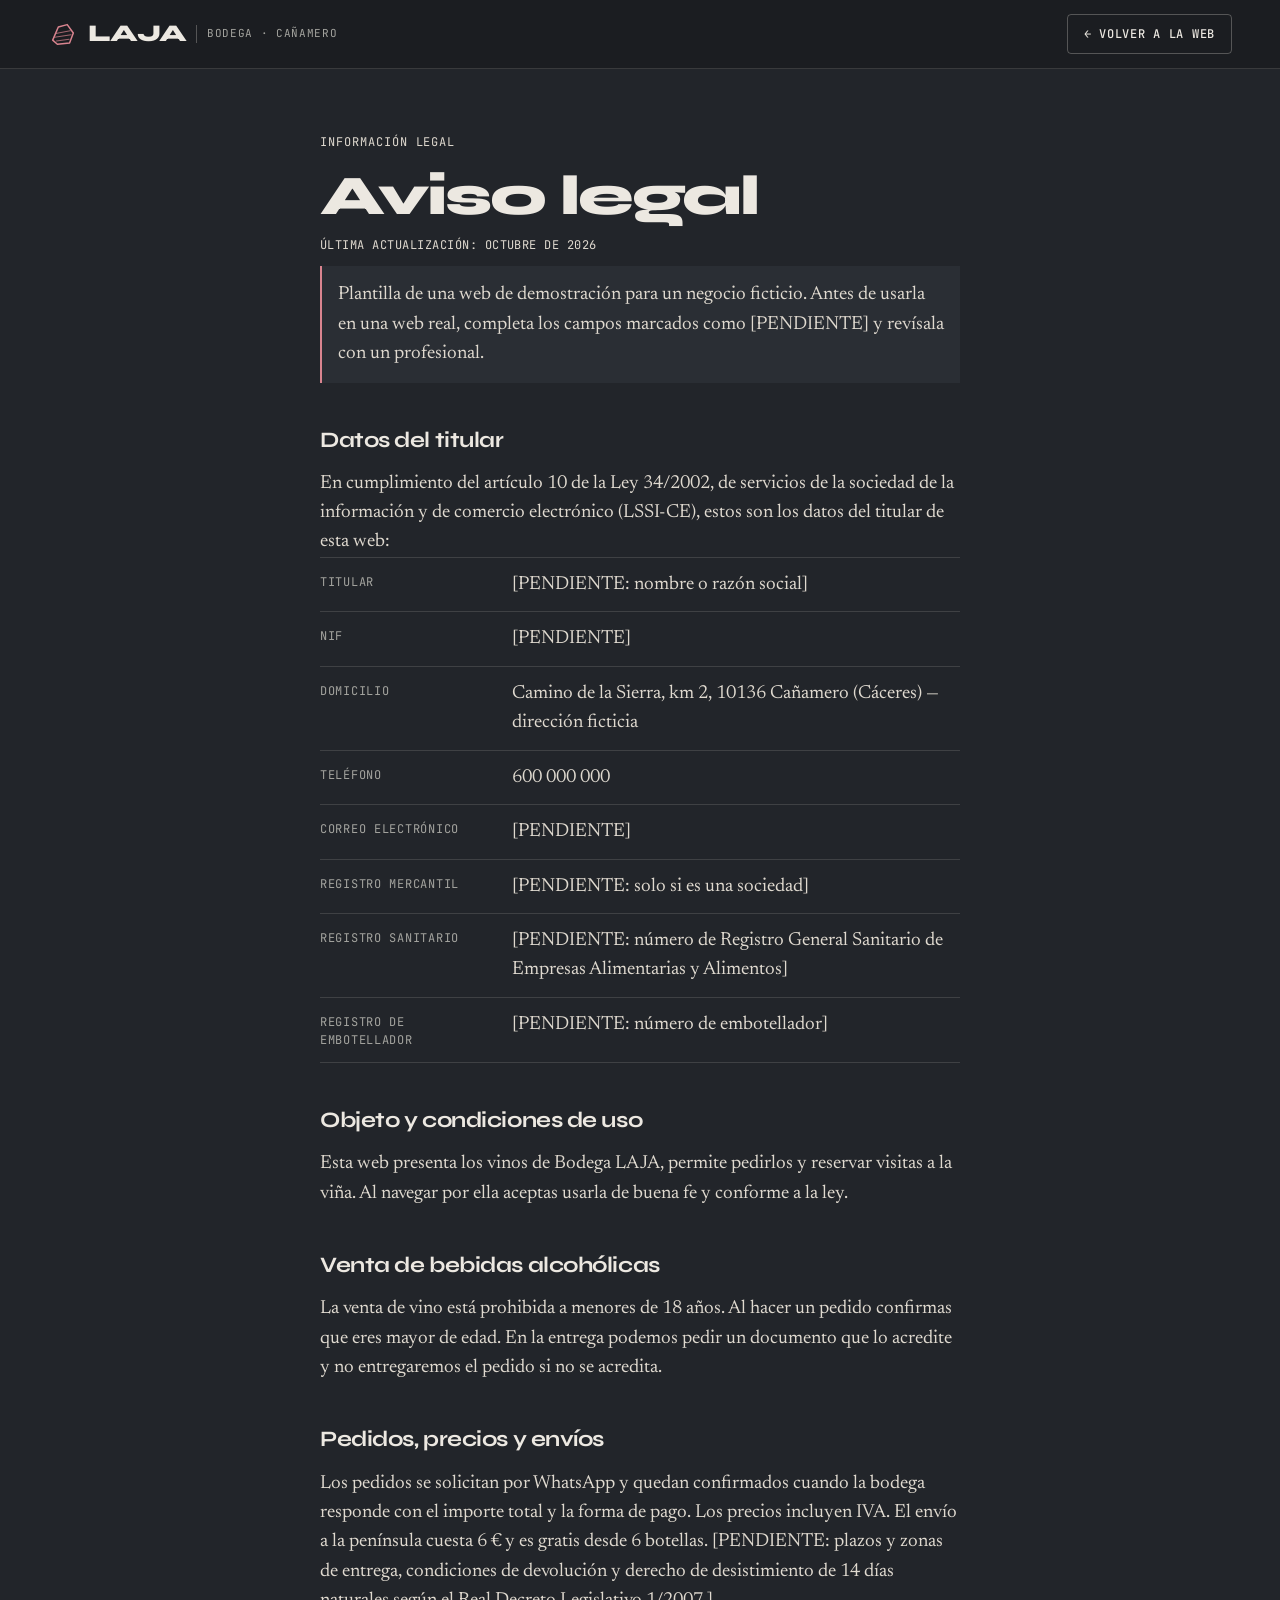
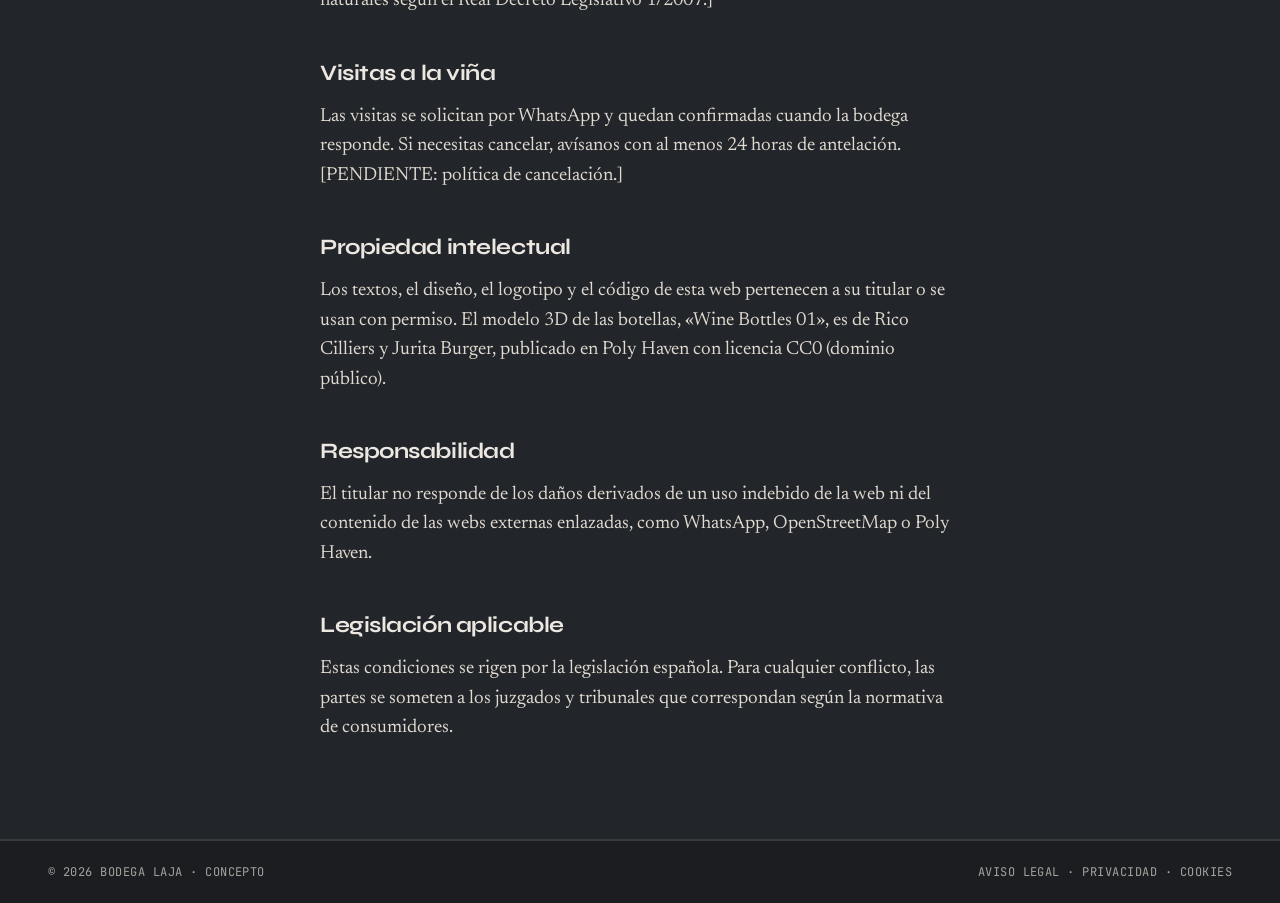
<file: aviso-legal.html>
<!doctype html>
<html lang="es">
<head>
  <meta charset="utf-8">
  <meta name="viewport" content="width=device-width, initial-scale=1">
  <title>Aviso legal — Bodega LAJA</title>
  <meta name="robots" content="noindex">
  <meta name="theme-color" content="#22252A">
  <link rel="icon" href="favicon.svg" type="image/svg+xml">
  <link rel="preconnect" href="https://fonts.googleapis.com">
  <link rel="preconnect" href="https://fonts.gstatic.com" crossorigin>
  <link rel="stylesheet" href="https://fonts.googleapis.com/css2?family=JetBrains+Mono:wght@400;500&family=Newsreader:ital,opsz,wght@0,6..72,300;0,6..72,400;0,6..72,500;1,6..72,300;1,6..72,400&family=Syne:wght@700;800&display=swap">
  <link rel="stylesheet" href="style.css">
</head>
<body class="legal-page">
  <svg class="sprite" aria-hidden="true" focusable="false">
    <symbol id="i-laja" viewBox="0 0 32 32"><path d="M5 22.5L11 8.5l9.5-2.5 6.5 9-4 10.5-13 1.5z" fill="none" stroke="currentColor" stroke-width="1.6" stroke-linejoin="round"/><path d="M8.2 15.5l15.5-3M7 19.5l17.6-2.8M9 23.5l13.5-1.8" fill="none" stroke="currentColor" stroke-width="1.1" stroke-linecap="round" opacity=".7"/></symbol>
  </svg>
  <header class="site-header">
    <div class="wrap site-header__inner">
      <a class="logo" href="index.html" aria-label="Bodega LAJA, volver a la web">
        <svg class="logo__mark" aria-hidden="true"><use href="#i-laja"/></svg>
        <span class="logo__word">LAJA</span>
        <span class="logo__sub">Bodega · Cañamero</span>
      </a>
      <a class="btn btn--ghost btn--small" href="index.html">← Volver a la web</a>
    </div>
  </header>
  <main class="legal-doc" id="contenido">
    <p class="eyebrow">Información legal</p>
    <h1>Aviso legal</h1>
    <p class="legal-updated mono">Última actualización: octubre de 2026</p>
    <p class="legal-note">Plantilla de una web de demostración para un negocio ficticio. Antes de usarla en una web real, completa los campos marcados como [PENDIENTE] y revísala con un profesional.</p>

    <h2>Datos del titular</h2>
    <p>En cumplimiento del artículo 10 de la Ley 34/2002, de servicios de la sociedad de la información y de comercio electrónico (LSSI-CE), estos son los datos del titular de esta web:</p>
    <dl>
      <div><dt>Titular</dt><dd>[PENDIENTE: nombre o razón social]</dd></div>
      <div><dt>NIF</dt><dd>[PENDIENTE]</dd></div>
      <div><dt>Domicilio</dt><dd>Camino de la Sierra, km 2, 10136 Cañamero (Cáceres) — dirección ficticia</dd></div>
      <div><dt>Teléfono</dt><dd>600 000 000</dd></div>
      <div><dt>Correo electrónico</dt><dd>[PENDIENTE]</dd></div>
      <div><dt>Registro Mercantil</dt><dd>[PENDIENTE: solo si es una sociedad]</dd></div>
      <div><dt>Registro sanitario</dt><dd>[PENDIENTE: número de Registro General Sanitario de Empresas Alimentarias y Alimentos]</dd></div>
      <div><dt>Registro de embotellador</dt><dd>[PENDIENTE: número de embotellador]</dd></div>
    </dl>

    <h2>Objeto y condiciones de uso</h2>
    <p>Esta web presenta los vinos de Bodega LAJA, permite pedirlos y reservar visitas a la viña. Al navegar por ella aceptas usarla de buena fe y conforme a la ley.</p>

    <h2>Venta de bebidas alcohólicas</h2>
    <p>La venta de vino está prohibida a menores de 18 años. Al hacer un pedido confirmas que eres mayor de edad. En la entrega podemos pedir un documento que lo acredite y no entregaremos el pedido si no se acredita.</p>

    <h2>Pedidos, precios y envíos</h2>
    <p>Los pedidos se solicitan por WhatsApp y quedan confirmados cuando la bodega responde con el importe total y la forma de pago. Los precios incluyen IVA. El envío a la península cuesta 6 € y es gratis desde 6 botellas. [PENDIENTE: plazos y zonas de entrega, condiciones de devolución y derecho de desistimiento de 14 días naturales según el Real Decreto Legislativo 1/2007.]</p>

    <h2>Visitas a la viña</h2>
    <p>Las visitas se solicitan por WhatsApp y quedan confirmadas cuando la bodega responde. Si necesitas cancelar, avísanos con al menos 24 horas de antelación. [PENDIENTE: política de cancelación.]</p>

    <h2>Propiedad intelectual</h2>
    <p>Los textos, el diseño, el logotipo y el código de esta web pertenecen a su titular o se usan con permiso. El modelo 3D de las botellas, «Wine Bottles 01», es de Rico Cilliers y Jurita Burger, publicado en Poly Haven con licencia CC0 (dominio público).</p>

    <h2>Responsabilidad</h2>
    <p>El titular no responde de los daños derivados de un uso indebido de la web ni del contenido de las webs externas enlazadas, como WhatsApp, OpenStreetMap o Poly Haven.</p>

    <h2>Legislación aplicable</h2>
    <p>Estas condiciones se rigen por la legislación española. Para cualquier conflicto, las partes se someten a los juzgados y tribunales que correspondan según la normativa de consumidores.</p>
  </main>
  <footer class="site-footer">
    <div class="wrap site-footer__bottom mono">
      <p>© 2026 Bodega LAJA · Concepto</p>
      <p><a href="aviso-legal.html">Aviso legal</a> · <a href="privacidad.html">Privacidad</a> · <a href="cookies.html">Cookies</a></p>
    </div>
  </footer>
</body>
</html>
</file>
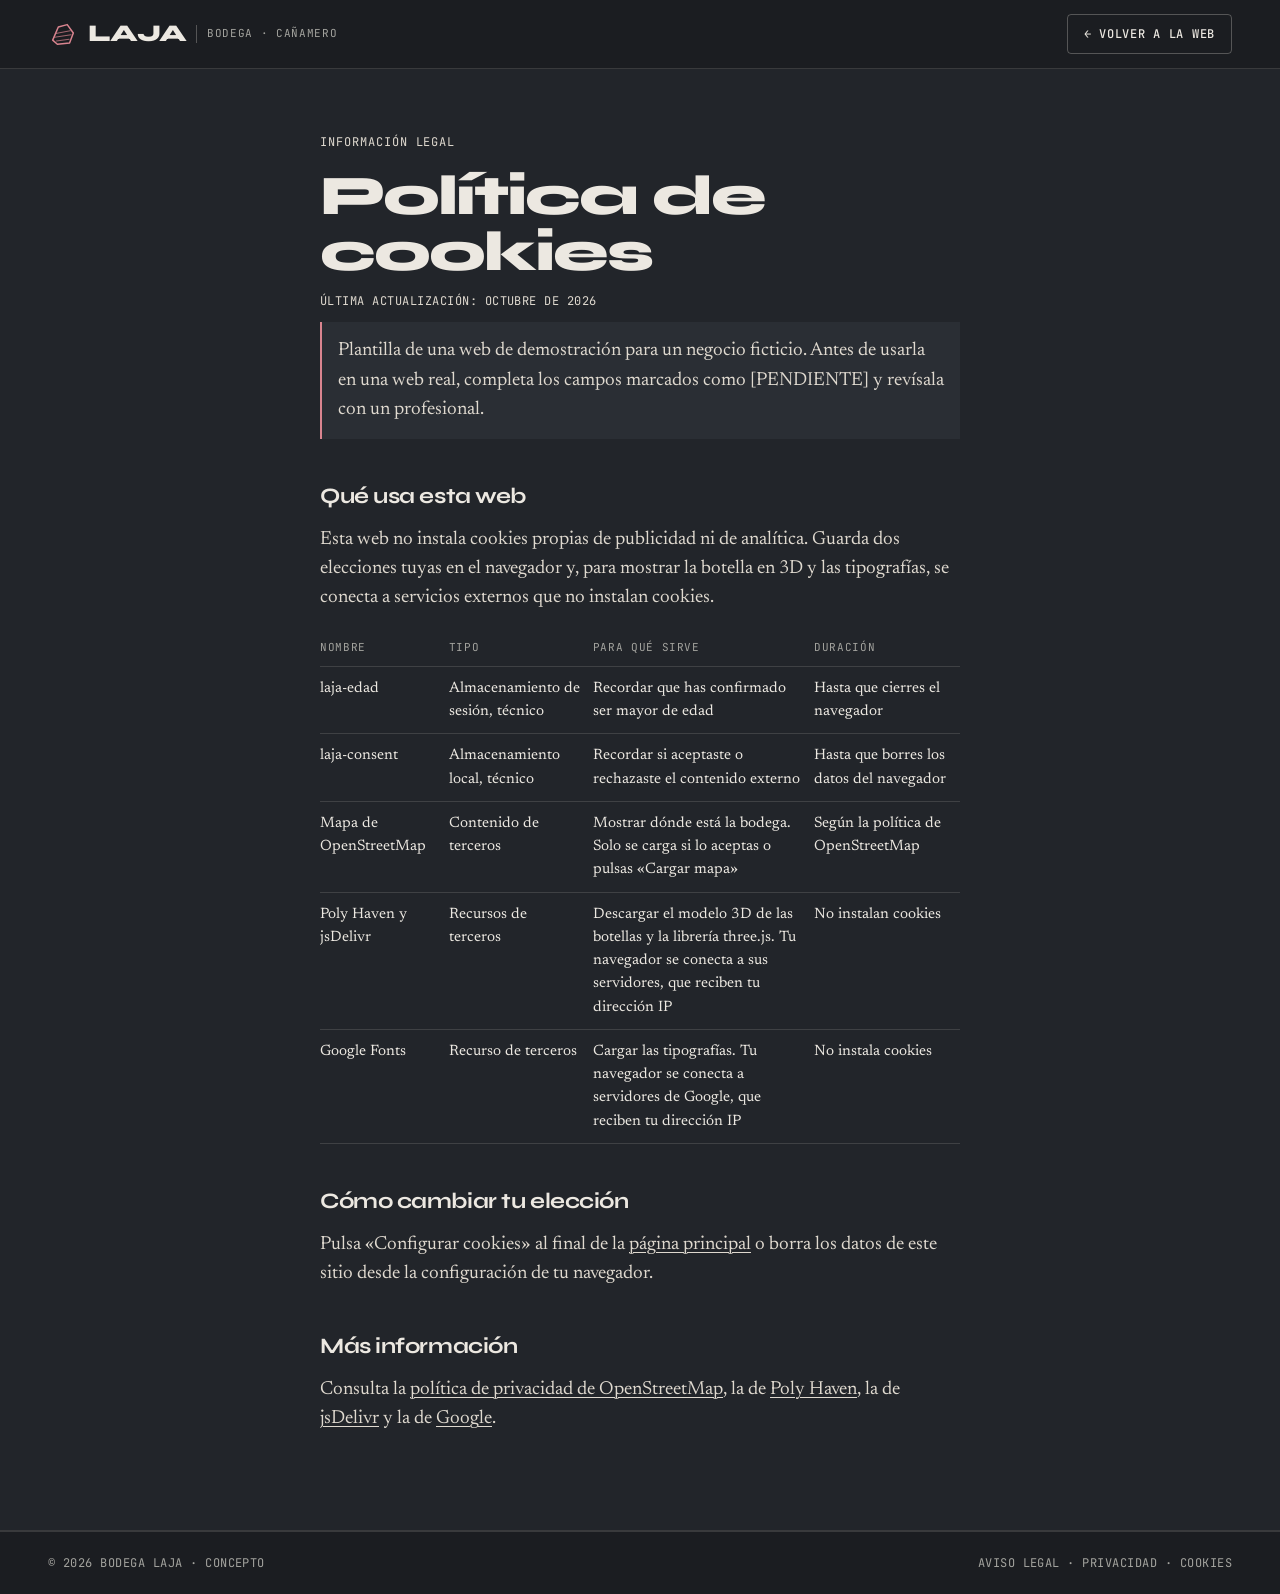
<file: cookies.html>
<!doctype html>
<html lang="es">
<head>
  <meta charset="utf-8">
  <meta name="viewport" content="width=device-width, initial-scale=1">
  <title>Política de cookies — Bodega LAJA</title>
  <meta name="robots" content="noindex">
  <meta name="theme-color" content="#22252A">
  <link rel="icon" href="favicon.svg" type="image/svg+xml">
  <link rel="preconnect" href="https://fonts.googleapis.com">
  <link rel="preconnect" href="https://fonts.gstatic.com" crossorigin>
  <link rel="stylesheet" href="https://fonts.googleapis.com/css2?family=JetBrains+Mono:wght@400;500&family=Newsreader:ital,opsz,wght@0,6..72,300;0,6..72,400;0,6..72,500;1,6..72,300;1,6..72,400&family=Syne:wght@700;800&display=swap">
  <link rel="stylesheet" href="style.css">
</head>
<body class="legal-page">
  <svg class="sprite" aria-hidden="true" focusable="false">
    <symbol id="i-laja" viewBox="0 0 32 32"><path d="M5 22.5L11 8.5l9.5-2.5 6.5 9-4 10.5-13 1.5z" fill="none" stroke="currentColor" stroke-width="1.6" stroke-linejoin="round"/><path d="M8.2 15.5l15.5-3M7 19.5l17.6-2.8M9 23.5l13.5-1.8" fill="none" stroke="currentColor" stroke-width="1.1" stroke-linecap="round" opacity=".7"/></symbol>
  </svg>
  <header class="site-header">
    <div class="wrap site-header__inner">
      <a class="logo" href="index.html" aria-label="Bodega LAJA, volver a la web">
        <svg class="logo__mark" aria-hidden="true"><use href="#i-laja"/></svg>
        <span class="logo__word">LAJA</span>
        <span class="logo__sub">Bodega · Cañamero</span>
      </a>
      <a class="btn btn--ghost btn--small" href="index.html">← Volver a la web</a>
    </div>
  </header>
  <main class="legal-doc" id="contenido">
    <p class="eyebrow">Información legal</p>
    <h1>Política de cookies</h1>
    <p class="legal-updated mono">Última actualización: octubre de 2026</p>
    <p class="legal-note">Plantilla de una web de demostración para un negocio ficticio. Antes de usarla en una web real, completa los campos marcados como [PENDIENTE] y revísala con un profesional.</p>

    <h2>Qué usa esta web</h2>
    <p>Esta web no instala cookies propias de publicidad ni de analítica. Guarda dos elecciones tuyas en el navegador y, para mostrar la botella en 3D y las tipografías, se conecta a servicios externos que no instalan cookies.</p>
    <table>
      <thead>
        <tr><th scope="col">Nombre</th><th scope="col">Tipo</th><th scope="col">Para qué sirve</th><th scope="col">Duración</th></tr>
      </thead>
      <tbody>
        <tr><td>laja-edad</td><td>Almacenamiento de sesión, técnico</td><td>Recordar que has confirmado ser mayor de edad</td><td>Hasta que cierres el navegador</td></tr>
        <tr><td>laja-consent</td><td>Almacenamiento local, técnico</td><td>Recordar si aceptaste o rechazaste el contenido externo</td><td>Hasta que borres los datos del navegador</td></tr>
        <tr><td>Mapa de OpenStreetMap</td><td>Contenido de terceros</td><td>Mostrar dónde está la bodega. Solo se carga si lo aceptas o pulsas «Cargar mapa»</td><td>Según la política de OpenStreetMap</td></tr>
        <tr><td>Poly Haven y jsDelivr</td><td>Recursos de terceros</td><td>Descargar el modelo 3D de las botellas y la librería three.js. Tu navegador se conecta a sus servidores, que reciben tu dirección IP</td><td>No instalan cookies</td></tr>
        <tr><td>Google Fonts</td><td>Recurso de terceros</td><td>Cargar las tipografías. Tu navegador se conecta a servidores de Google, que reciben tu dirección IP</td><td>No instala cookies</td></tr>
      </tbody>
    </table>

    <h2>Cómo cambiar tu elección</h2>
    <p>Pulsa «Configurar cookies» al final de la <a href="index.html">página principal</a> o borra los datos de este sitio desde la configuración de tu navegador.</p>

    <h2>Más información</h2>
    <p>Consulta la <a href="https://wiki.osmfoundation.org/wiki/Privacy_Policy" target="_blank" rel="noopener">política de privacidad de OpenStreetMap</a>, la de <a href="https://polyhaven.com/privacy" target="_blank" rel="noopener">Poly Haven</a>, la de <a href="https://www.jsdelivr.com/terms/privacy-policy-jsdelivr-net" target="_blank" rel="noopener">jsDelivr</a> y la de <a href="https://policies.google.com/privacy" target="_blank" rel="noopener">Google</a>.</p>
  </main>
  <footer class="site-footer">
    <div class="wrap site-footer__bottom mono">
      <p>© 2026 Bodega LAJA · Concepto</p>
      <p><a href="aviso-legal.html">Aviso legal</a> · <a href="privacidad.html">Privacidad</a> · <a href="cookies.html">Cookies</a></p>
    </div>
  </footer>
</body>
</html>
</file>
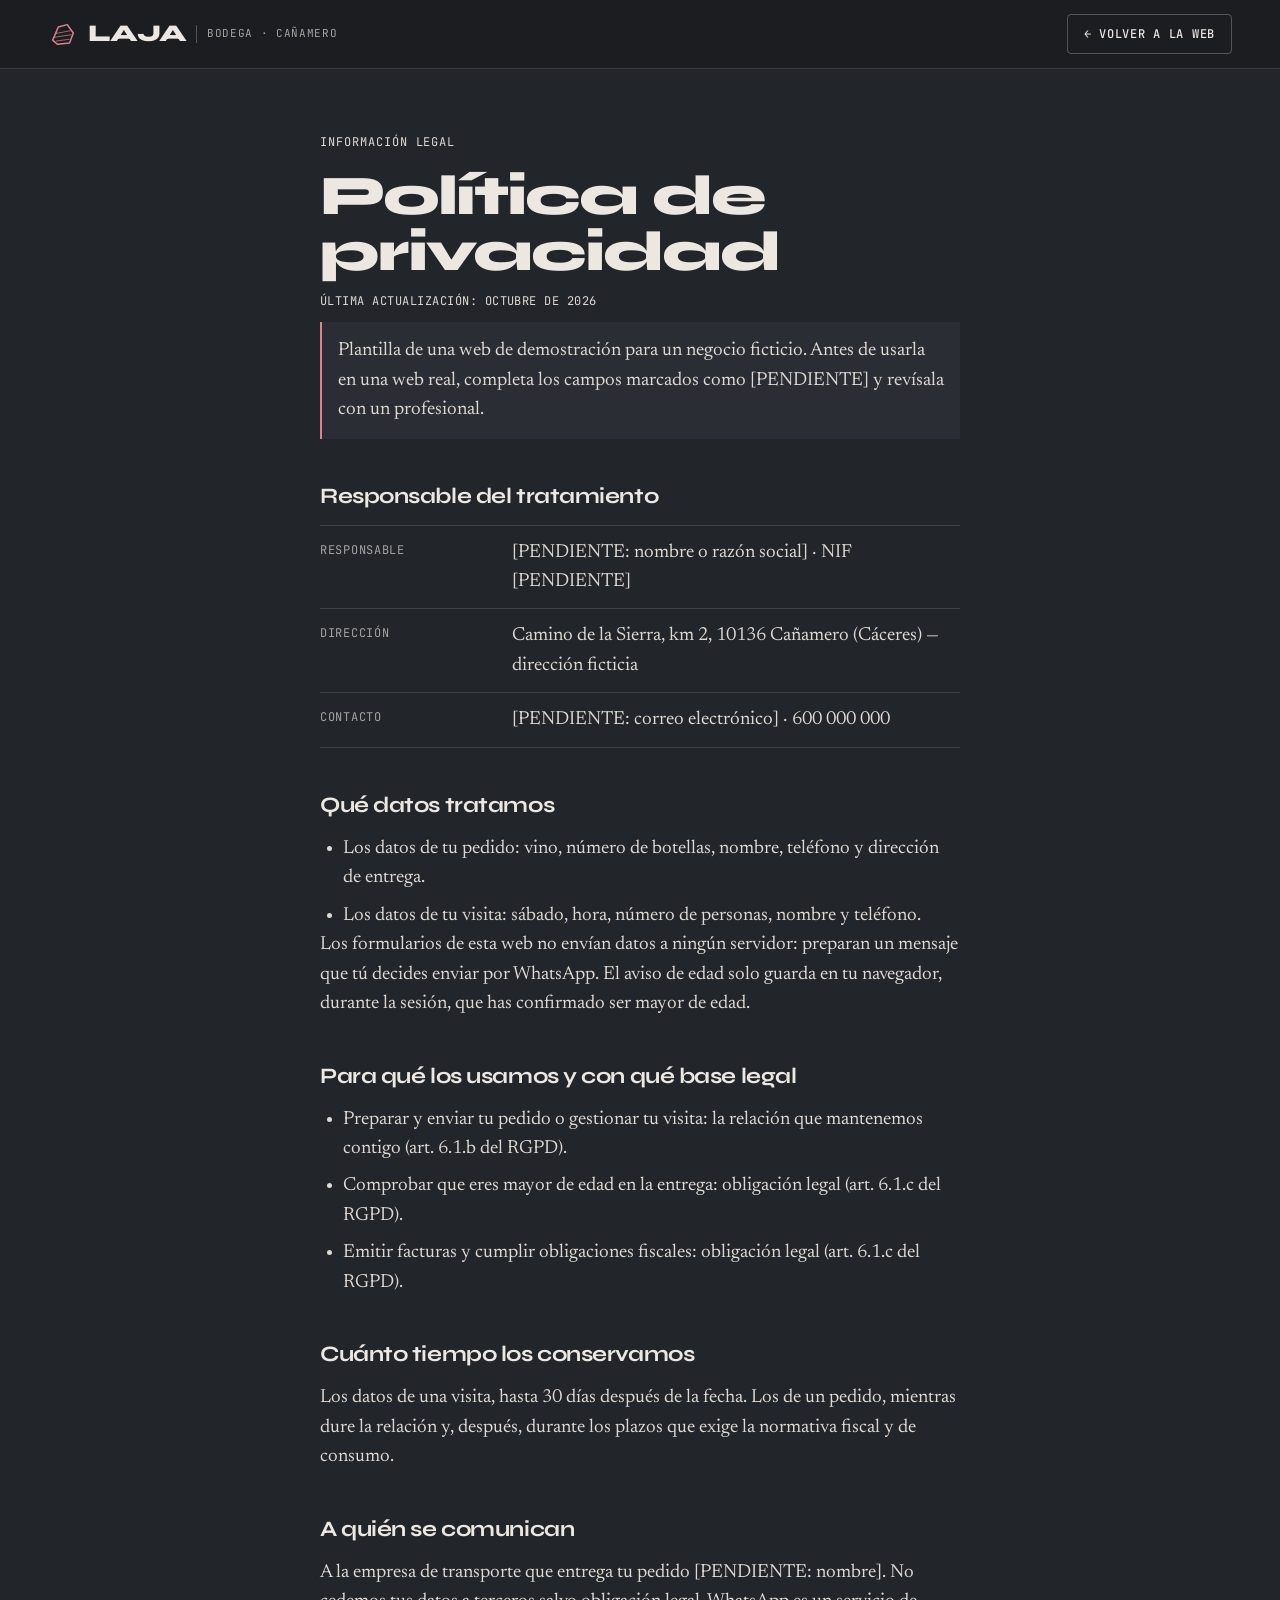
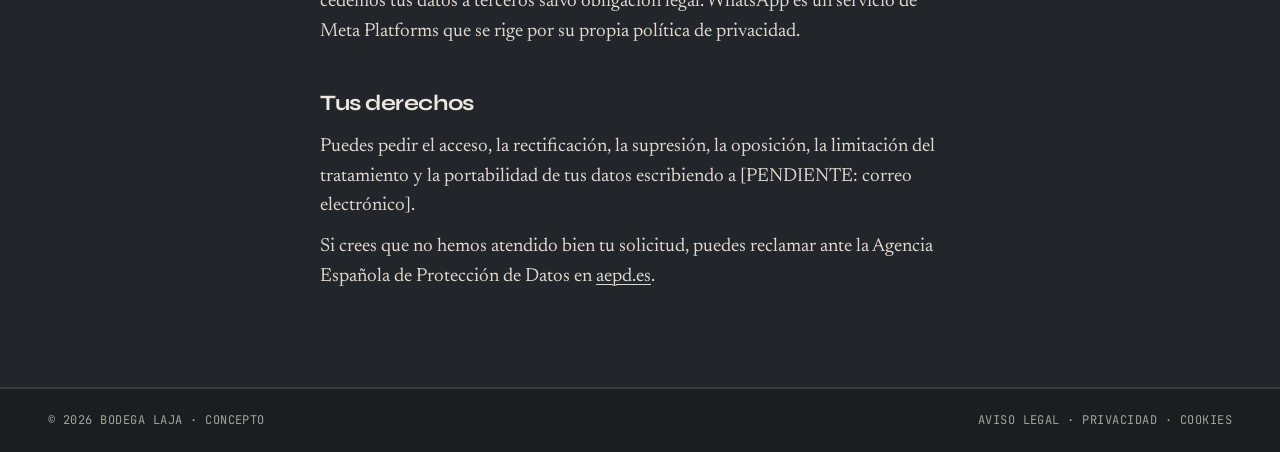
<file: privacidad.html>
<!doctype html>
<html lang="es">
<head>
  <meta charset="utf-8">
  <meta name="viewport" content="width=device-width, initial-scale=1">
  <title>Política de privacidad — Bodega LAJA</title>
  <meta name="robots" content="noindex">
  <meta name="theme-color" content="#22252A">
  <link rel="icon" href="favicon.svg" type="image/svg+xml">
  <link rel="preconnect" href="https://fonts.googleapis.com">
  <link rel="preconnect" href="https://fonts.gstatic.com" crossorigin>
  <link rel="stylesheet" href="https://fonts.googleapis.com/css2?family=JetBrains+Mono:wght@400;500&family=Newsreader:ital,opsz,wght@0,6..72,300;0,6..72,400;0,6..72,500;1,6..72,300;1,6..72,400&family=Syne:wght@700;800&display=swap">
  <link rel="stylesheet" href="style.css">
</head>
<body class="legal-page">
  <svg class="sprite" aria-hidden="true" focusable="false">
    <symbol id="i-laja" viewBox="0 0 32 32"><path d="M5 22.5L11 8.5l9.5-2.5 6.5 9-4 10.5-13 1.5z" fill="none" stroke="currentColor" stroke-width="1.6" stroke-linejoin="round"/><path d="M8.2 15.5l15.5-3M7 19.5l17.6-2.8M9 23.5l13.5-1.8" fill="none" stroke="currentColor" stroke-width="1.1" stroke-linecap="round" opacity=".7"/></symbol>
  </svg>
  <header class="site-header">
    <div class="wrap site-header__inner">
      <a class="logo" href="index.html" aria-label="Bodega LAJA, volver a la web">
        <svg class="logo__mark" aria-hidden="true"><use href="#i-laja"/></svg>
        <span class="logo__word">LAJA</span>
        <span class="logo__sub">Bodega · Cañamero</span>
      </a>
      <a class="btn btn--ghost btn--small" href="index.html">← Volver a la web</a>
    </div>
  </header>
  <main class="legal-doc" id="contenido">
    <p class="eyebrow">Información legal</p>
    <h1>Política de privacidad</h1>
    <p class="legal-updated mono">Última actualización: octubre de 2026</p>
    <p class="legal-note">Plantilla de una web de demostración para un negocio ficticio. Antes de usarla en una web real, completa los campos marcados como [PENDIENTE] y revísala con un profesional.</p>

    <h2>Responsable del tratamiento</h2>
    <dl>
      <div><dt>Responsable</dt><dd>[PENDIENTE: nombre o razón social] · NIF [PENDIENTE]</dd></div>
      <div><dt>Dirección</dt><dd>Camino de la Sierra, km 2, 10136 Cañamero (Cáceres) — dirección ficticia</dd></div>
      <div><dt>Contacto</dt><dd>[PENDIENTE: correo electrónico] · 600 000 000</dd></div>
    </dl>

    <h2>Qué datos tratamos</h2>
    <ul>
      <li>Los datos de tu pedido: vino, número de botellas, nombre, teléfono y dirección de entrega.</li>
      <li>Los datos de tu visita: sábado, hora, número de personas, nombre y teléfono.</li>
    </ul>
    <p>Los formularios de esta web no envían datos a ningún servidor: preparan un mensaje que tú decides enviar por WhatsApp. El aviso de edad solo guarda en tu navegador, durante la sesión, que has confirmado ser mayor de edad.</p>

    <h2>Para qué los usamos y con qué base legal</h2>
    <ul>
      <li>Preparar y enviar tu pedido o gestionar tu visita: la relación que mantenemos contigo (art. 6.1.b del RGPD).</li>
      <li>Comprobar que eres mayor de edad en la entrega: obligación legal (art. 6.1.c del RGPD).</li>
      <li>Emitir facturas y cumplir obligaciones fiscales: obligación legal (art. 6.1.c del RGPD).</li>
    </ul>

    <h2>Cuánto tiempo los conservamos</h2>
    <p>Los datos de una visita, hasta 30 días después de la fecha. Los de un pedido, mientras dure la relación y, después, durante los plazos que exige la normativa fiscal y de consumo.</p>

    <h2>A quién se comunican</h2>
    <p>A la empresa de transporte que entrega tu pedido [PENDIENTE: nombre]. No cedemos tus datos a terceros salvo obligación legal. WhatsApp es un servicio de Meta Platforms que se rige por su propia política de privacidad.</p>

    <h2>Tus derechos</h2>
    <p>Puedes pedir el acceso, la rectificación, la supresión, la oposición, la limitación del tratamiento y la portabilidad de tus datos escribiendo a [PENDIENTE: correo electrónico].</p>
    <p>Si crees que no hemos atendido bien tu solicitud, puedes reclamar ante la Agencia Española de Protección de Datos en <a href="https://www.aepd.es" target="_blank" rel="noopener">aepd.es</a>.</p>
  </main>
  <footer class="site-footer">
    <div class="wrap site-footer__bottom mono">
      <p>© 2026 Bodega LAJA · Concepto</p>
      <p><a href="aviso-legal.html">Aviso legal</a> · <a href="privacidad.html">Privacidad</a> · <a href="cookies.html">Cookies</a></p>
    </div>
  </footer>
</body>
</html>
</file>
<file: style.css>
/* =========================================================
   Bodega LAJA · estilos
   Colores, tipografías y espaciado en :root.
   Un solo acento: --granate. --granate-claro es el mismo
   tono aclarado para texto pequeño sobre fondo oscuro.
   ========================================================= */
:root {
  --pizarra: #22252A;
  --pizarra-2: #2A2E34;
  --pizarra-3: #1B1D21;
  --cal: #ECE8E1;
  --cal-2: #DFD9CF;
  --niebla: #A3A39E;          /* texto secundario sobre oscuro · 6:1 */
  --tinta-suave: #5E5F60;     /* texto secundario sobre cal · 5,2:1 */
  --granate: #7A1E2C;
  --granate-hover: #8D2333;
  --granate-claro: #D9848F;   /* acento sobre oscuro · 5,6:1 */
  --linea: rgba(236, 232, 225, .14);
  --linea-fuerte: rgba(236, 232, 225, .28);
  --linea-clara: rgba(34, 37, 42, .16);

  --display: 'Syne', 'Arial Black', system-ui, sans-serif;
  --serif: 'Newsreader', Georgia, 'Times New Roman', serif;
  --mono: 'JetBrains Mono', ui-monospace, 'SFMono-Regular', Menlo, monospace;

  --r: 4px;
  --wrap: 1320px;
  --gutter: clamp(16px, 4vw, 48px);
  --bar-h: 34px;
  --nav-h: 68px;
  --section-y: clamp(96px, 13vw, 168px);

  --ease-out: cubic-bezier(0.23, 1, 0.32, 1);
  --ease-in-out: cubic-bezier(0.77, 0, 0.175, 1);
}

*, *::before, *::after { box-sizing: border-box; }
html { -webkit-text-size-adjust: 100%; text-size-adjust: 100%; }
body {
  margin: 0;
  background: var(--pizarra);
  color: var(--cal);
  font-family: var(--serif);
  font-size: clamp(1.0625rem, .35vw + 1rem, 1.1875rem);
  line-height: 1.55;
  font-optical-sizing: auto;
  -webkit-font-smoothing: antialiased;
  -moz-osx-font-smoothing: grayscale;
  overflow-x: clip;
}
body.is-locked { overflow: hidden; }
img, svg, canvas { display: block; max-width: 100%; }
[hidden] { display: none !important; }
a { color: inherit; text-decoration-thickness: 1px; text-underline-offset: .18em; }
button { font: inherit; color: inherit; }
h1, h2, h3, p, dl, dd, ol, ul, figure, blockquote { margin: 0; }
ol, ul { padding: 0; list-style: none; }
address { font-style: normal; }
.sprite { position: absolute; width: 0; height: 0; overflow: hidden; }
.sr-only { position: absolute !important; width: 1px; height: 1px; overflow: hidden; clip: rect(0 0 0 0); white-space: nowrap; }
.mono { font-family: var(--mono); font-size: .75rem; letter-spacing: .04em; text-transform: uppercase; font-weight: 400; }
.tnum { font-variant-numeric: tabular-nums; }
.nowrap { white-space: nowrap; }
.wrap { width: 100%; max-width: var(--wrap); margin-inline: auto; padding-inline: var(--gutter); }

:focus-visible { outline: 2px solid var(--cal); outline-offset: 3px; border-radius: 2px; }
.enoturismo :focus-visible { outline-color: var(--pizarra); }

.skip-link {
  position: fixed; left: 16px; top: 12px; z-index: 200;
  padding: 10px 16px; background: var(--cal); color: var(--pizarra);
  border-radius: var(--r); font-family: var(--mono); font-size: .8125rem;
  transform: translateY(-160%); transition: transform .2s var(--ease-out);
}
.skip-link:focus-visible { transform: none; }

/* ---------- Tipografía común ---------- */
.eyebrow {
  display: flex; align-items: center; gap: 12px;
  font-family: var(--mono); font-size: .75rem; letter-spacing: .08em; text-transform: uppercase;
  color: var(--niebla);
}
.eyebrow .mono { color: var(--granate-claro); }
.section-title {
  font-family: var(--display); font-weight: 800;
  font-size: clamp(2.25rem, 4.3vw, 4.125rem);
  line-height: 1; letter-spacing: -.035em;
  margin-top: 20px; text-wrap: balance;
}
.lead { font-size: clamp(1.1875rem, .6vw + 1.05rem, 1.4375rem); line-height: 1.45; font-weight: 300; }

/* ---------- Botones ---------- */
.btn {
  display: inline-flex; align-items: center; justify-content: center; gap: 10px;
  min-height: 48px; padding: 12px 22px;
  border: 1px solid transparent; border-radius: var(--r);
  background: transparent; color: inherit; cursor: pointer;
  font-family: var(--mono); font-size: .8125rem; font-weight: 500; letter-spacing: .06em; text-transform: uppercase;
  text-decoration: none; white-space: nowrap;
  transition: background-color .2s var(--ease-out), border-color .2s var(--ease-out), color .2s var(--ease-out), transform .16s var(--ease-out);
}
.btn svg { width: 18px; height: 18px; flex: none; }
.btn:active { transform: scale(.97); }
.btn:disabled { opacity: .45; cursor: not-allowed; transform: none; }
.btn--accent { background: var(--granate); color: var(--cal); }
.btn--ghost { border-color: var(--linea-fuerte); }
.btn--small { min-height: 40px; padding: 8px 16px; font-size: .75rem; }
.btn--big { min-height: 56px; padding: 14px 28px; font-size: .875rem; }
.btn--block { width: 100%; }
.btn--cookie { flex: 1; border-color: var(--linea-fuerte); background: transparent; color: var(--cal); }
@media (hover: hover) and (pointer: fine) {
  .btn--accent:hover { background: var(--granate-hover); }
  .btn--ghost:hover, .btn--cookie:hover { border-color: var(--cal); }
  .btn--big:hover svg { transform: translateX(3px); }
}
.btn--big svg { transition: transform .2s var(--ease-out); }
.link-button { padding: 0; border: 0; background: none; cursor: pointer; text-align: left; text-decoration: underline; text-underline-offset: .18em; text-decoration-thickness: 1px; }

.round-btn {
  display: grid; place-items: center; width: 48px; height: 48px;
  border: 1px solid var(--linea-fuerte); border-radius: 50%; background: transparent; cursor: pointer;
  transition: border-color .2s var(--ease-out), background-color .2s var(--ease-out), transform .16s var(--ease-out);
}
.round-btn svg { width: 20px; height: 20px; }
.round-btn:active { transform: scale(.94); }
@media (hover: hover) and (pointer: fine) { .round-btn:hover { border-color: var(--cal); background: rgba(236, 232, 225, .06); } }

/* ---------- Capas fijas: fondo del inicio y lienzo 3D ---------- */
.backdrop {
  --p: 0; --out: 0;
  position: fixed; inset: 0; z-index: 0; pointer-events: none; overflow: hidden;
  opacity: calc(1 - var(--out));
}
.backdrop__light {
  position: absolute; left: 50%; top: 54%; width: min(120vw, 1300px); aspect-ratio: 1;
  transform: translate(-50%, -50%);
  background: radial-gradient(closest-side, rgba(236, 232, 225, .085), rgba(236, 232, 225, .03) 45%, transparent 72%);
}
.backdrop__rings {
  position: absolute; left: 50%; top: 54%; width: min(108vh, 96vw); height: min(108vh, 96vw);
  transform: translate(-50%, -50%) scale(calc(1 + var(--p) * 1.6));
  opacity: calc(1 - var(--p) * 1.25);
  fill: none; stroke: rgba(236, 232, 225, .09); stroke-width: 1; vector-effect: non-scaling-stroke;
}
.backdrop__rings circle { vector-effect: non-scaling-stroke; }
.backdrop__ring-dash { stroke-dasharray: 2 10; stroke: rgba(217, 132, 143, .35); transform-origin: 500px 500px; animation: spin 90s linear infinite; }
@keyframes spin { to { transform: rotate(360deg); } }
.backdrop__word {
  position: absolute; left: 50%; top: 54%;
  transform: translate(-50%, -50%) scale(calc(1 + var(--p) * .35));
  opacity: calc(1 - var(--p) * 1.5);
  font-family: var(--display); font-weight: 800;
  font-size: clamp(9rem, 33vw, 36rem); line-height: .8; letter-spacing: -.05em;
  color: #30343A; white-space: nowrap; user-select: none;
}
.escena {
  position: fixed; inset: 0; z-index: 1; width: 100%; height: 100%;
  pointer-events: none; opacity: 0; transition: opacity .6s var(--ease-out);
}
.escena.is-ready { opacity: 1; }

/* ---------- Cabecera ---------- */
.site-header {
  position: fixed; inset: 0 0 auto; z-index: 40;
  transition: transform .3s var(--ease-out);
}
.site-header.is-compact { transform: translateY(calc(var(--bar-h) * -1)); }
.site-header::before {
  content: ""; position: absolute; inset: var(--bar-h) 0 0; z-index: -1;
  background: rgba(27, 29, 33, .92); backdrop-filter: blur(14px); -webkit-backdrop-filter: blur(14px);
  border-bottom: 1px solid var(--linea); opacity: 0; transition: opacity .25s var(--ease-out);
}
.site-header.is-compact::before { opacity: 1; }
.concept-bar { height: var(--bar-h); background: var(--granate); color: var(--cal); font-family: var(--mono); font-size: .6875rem; letter-spacing: .04em; }
.concept-bar__inner { height: 100%; display: flex; align-items: center; justify-content: space-between; gap: 16px; }
.concept-bar p { overflow: hidden; text-overflow: ellipsis; white-space: nowrap; }
.concept-bar a { flex: none; font-weight: 500; text-decoration: underline; }
.concept-bar__tag { display: inline-block; margin-right: 8px; padding: 1px 6px; border: 1px solid rgba(236, 232, 225, .5); border-radius: 2px; text-transform: uppercase; }
.site-header__inner { height: var(--nav-h); display: flex; align-items: center; justify-content: space-between; gap: 24px; }
.logo { display: inline-flex; align-items: center; gap: 10px; text-decoration: none; }
.logo__mark { width: 30px; height: 30px; color: var(--granate-claro); }
.logo__word { font-family: var(--display); font-weight: 800; font-size: 1.5rem; letter-spacing: -.03em; line-height: 1; }
.logo__sub { font-family: var(--mono); font-size: .6875rem; letter-spacing: .06em; text-transform: uppercase; color: var(--niebla); padding-left: 10px; border-left: 1px solid var(--linea-fuerte); }
.nav { display: flex; align-items: center; gap: clamp(16px, 2vw, 32px); }
.nav a:not(.btn) { position: relative; font-family: var(--mono); font-size: .75rem; letter-spacing: .06em; text-transform: uppercase; text-decoration: none; color: var(--cal); padding-block: 8px; }
.nav a:not(.btn)::after { content: ""; position: absolute; left: 0; right: 0; bottom: 2px; height: 1px; background: currentColor; transform: scaleX(0); transform-origin: left; transition: transform .2s var(--ease-out); }
.nav a.is-active:not(.btn)::after { transform: scaleX(1); }
@media (hover: hover) and (pointer: fine) { .nav a:not(.btn):hover::after { transform: scaleX(1); } }
.menu-toggle { display: none; width: 48px; height: 48px; place-items: center; border: 1px solid var(--linea-fuerte); border-radius: var(--r); background: transparent; cursor: pointer; }
.menu-toggle svg { width: 22px; height: 22px; }
.mobile-menu {
  position: absolute; left: 0; right: 0; top: calc(var(--bar-h) + var(--nav-h));
  padding: 24px var(--gutter) 32px; background: var(--pizarra-3); border-bottom: 1px solid var(--linea);
  display: grid; gap: 24px;
  transform-origin: top; animation: menu-in .22s var(--ease-out);
}
@keyframes menu-in { from { opacity: 0; transform: translateY(-8px); } }
.mobile-menu nav { display: grid; }
.mobile-menu nav a { display: flex; align-items: baseline; gap: 16px; padding: 14px 0; border-bottom: 1px solid var(--linea); font-family: var(--display); font-weight: 700; font-size: 1.625rem; letter-spacing: -.02em; text-decoration: none; }
.mobile-menu nav a .mono { color: var(--granate-claro); }

/* ---------- Inicio ---------- */
main { position: relative; z-index: 2; }
.hero { position: relative; height: 420svh; }
.hero__stage { position: sticky; top: 0; height: 100svh; overflow: hidden; }
.anchor { pointer-events: none; }
.hero__anchor {
  position: absolute; left: 50%; top: calc(50% + 28px);
  height: min(66svh, 720px); aspect-ratio: 120 / 400;
  transform: translate(-50%, -50%);
}
.bottle-svg { width: 100%; height: 100%; overflow: visible; transition: opacity .6s var(--ease-out), transform .7s var(--ease-out), transform-origin .7s var(--ease-out); }
.bottle-svg__glass { fill: none; stroke: var(--linea-fuerte); stroke-width: 1; vector-effect: non-scaling-stroke; }
.bottle-svg__seal { fill: rgba(122, 30, 44, .35); stroke: none; }
.bottle-svg__label { fill: none; stroke: var(--linea); stroke-width: 1; vector-effect: non-scaling-stroke; }
.bottle-svg__brand { font-family: var(--display); font-weight: 800; font-size: 26px; letter-spacing: -.5px; fill: rgba(236, 232, 225, .3); }
.bottle-svg__small { font-family: var(--mono); font-size: 6.5px; letter-spacing: .6px; fill: rgba(236, 232, 225, .3); }
.webgl-ready .bottle-svg { opacity: 0; }
/* Sin WebGL: ilustración rellena con sus propios zooms */
.no-webgl .bottle-svg__glass { fill: #1E2621; stroke: rgba(236, 232, 225, .35); }
.no-webgl .bottle-svg__seal { fill: var(--granate); }
.no-webgl .bottle-svg__label { fill: #2E3238; stroke: rgba(236, 232, 225, .2); }
.no-webgl .bottle-svg__brand, .no-webgl .bottle-svg__small { fill: var(--cal); }
.no-webgl .hero__stage[data-chapter="1"] .bottle-svg { transform-origin: 50% 9%; transform: translateY(41%) scale(3); }
.no-webgl .hero__stage[data-chapter="2"] .bottle-svg { transform-origin: 50% 25%; transform: translateY(25%) scale(2.2); }
.no-webgl .hero__stage[data-chapter="3"] .bottle-svg { transform-origin: 50% 69%; transform: translateY(-19%) scale(1.9); }

.hero__copy, .chapter {
  position: absolute; left: var(--gutter); top: 50%;
  width: min(27rem, 32vw);
  transform: translateY(-50%);
  transition: opacity .35s var(--ease-out), transform .35s var(--ease-out), visibility 0s linear 0s;
}
.hero__title {
  margin-top: 18px;
  font-family: var(--display); font-weight: 800;
  font-size: clamp(2.25rem, 3.6vw, 3.75rem); line-height: 1; letter-spacing: -.035em; text-wrap: balance;
}
.hero__lead { margin-top: 20px; color: var(--niebla); font-size: clamp(1.0625rem, .4vw + 1rem, 1.25rem); max-width: 30ch; }
.chapters { position: static; }
.chapter { opacity: 0; visibility: hidden; transform: translateY(calc(-50% + 12px)); transition: opacity .22s var(--ease-out), transform .22s var(--ease-out), visibility 0s linear .22s; }
.chapter__num { color: var(--granate-claro); }
.chapter__title { margin: 14px 0 12px; font-family: var(--display); font-weight: 700; font-size: clamp(1.625rem, 2.3vw, 2.375rem); line-height: 1.04; letter-spacing: -.025em; text-wrap: balance; }
.chapter p:last-child { color: var(--niebla); max-width: 34ch; }
.hero__stage[data-chapter="1"] .chapter[data-ch="1"],
.hero__stage[data-chapter="2"] .chapter[data-ch="2"],
.hero__stage[data-chapter="3"] .chapter[data-ch="3"] { opacity: 1; visibility: visible; transform: translateY(-50%); transition: opacity .35s var(--ease-out), transform .35s var(--ease-out), visibility 0s; }
.hero__stage:not([data-chapter="0"]):not([data-chapter="4"]) .hero__copy { opacity: 0; visibility: hidden; transform: translateY(calc(-50% - 12px)); transition: opacity .22s var(--ease-out), transform .22s var(--ease-out), visibility 0s linear .22s; }

.hero__buy { position: absolute; left: var(--gutter); bottom: clamp(24px, 5svh, 48px); }
.hero__buy-name, .hero__buy-note { color: var(--niebla); }
.hero__price { display: flex; align-items: flex-start; gap: 4px; margin: 6px 0 4px; font-family: var(--display); font-weight: 800; font-size: clamp(3rem, 5vw, 4.5rem); line-height: .9; letter-spacing: -.04em; color: var(--granate-claro); }
.hero__price-cur { font-size: .45em; margin-top: .12em; }
.hero__cta { position: absolute; left: 50%; bottom: clamp(24px, 5svh, 48px); transform: translateX(-50%); display: flex; align-items: center; gap: 20px; }
.hero__more { font-family: var(--mono); font-size: .75rem; letter-spacing: .06em; text-transform: uppercase; color: var(--niebla); padding: 6px 4px; }
@media (hover: hover) and (pointer: fine) { .hero__more:hover { color: var(--cal); } }
.hero__progress { position: absolute; right: var(--gutter); bottom: clamp(24px, 5svh, 48px); display: grid; justify-items: end; gap: 20px; }
.ticks { display: grid; gap: 10px; justify-items: end; }
.ticks li { display: flex; align-items: center; gap: 10px; font-family: var(--mono); font-size: .75rem; letter-spacing: .06em; text-transform: uppercase; color: rgba(236, 232, 225, .4); transition: color .2s var(--ease-out); }
.ticks li::after { content: ""; width: 28px; height: 1px; background: currentColor; transform-origin: right; transform: scaleX(.45); transition: transform .25s var(--ease-out); }
.ticks li.is-active { color: var(--cal); }
.ticks li.is-active::after { transform: scaleX(1); background: var(--granate-claro); }
.hero__scroll { display: flex; align-items: center; gap: 10px; color: var(--niebla); }
.hero__scroll-line { position: relative; width: 1px; height: 36px; background: var(--linea); overflow: hidden; }
.hero__scroll-line::after { content: ""; position: absolute; inset: 0; background: var(--cal); transform: translateY(-100%); animation: scroll-cue 2.2s var(--ease-in-out) infinite; }
@keyframes scroll-cue { 60%, 100% { transform: translateY(100%); } }
.hero__side { position: absolute; left: calc(var(--gutter) * .5); top: 50%; transform: translate(-50%, -50%) rotate(-90deg); transform-origin: center; white-space: nowrap; color: rgba(236, 232, 225, .32); font-size: .6875rem; display: none; }

.loader { position: absolute; left: 50%; bottom: calc(clamp(24px, 5svh, 48px) + 108px); transform: translateX(-50%); display: grid; justify-items: center; gap: 10px; text-align: center; transition: opacity .4s var(--ease-out); }
.loader.is-done { opacity: 0; pointer-events: none; }
.loader__bar { width: 140px; height: 1px; background: var(--linea); overflow: hidden; }
.loader__bar span { display: block; height: 100%; background: var(--granate-claro); transform-origin: left; transform: scaleX(0); transition: transform .3s var(--ease-out); }
.loader__text { color: var(--niebla); }
.loader__retry { padding: 8px 14px; border: 1px solid var(--linea-fuerte); border-radius: var(--r); background: transparent; cursor: pointer; font-family: var(--mono); font-size: .75rem; letter-spacing: .06em; text-transform: uppercase; }
.loader__retry:active { transform: scale(.97); }
.quality { position: absolute; right: var(--gutter); top: calc(var(--bar-h) + var(--nav-h) + 20px); padding: 6px 10px; border: 1px solid var(--linea); border-radius: var(--r); color: var(--niebla); background: rgba(34, 37, 42, .5); animation: fade-in .4s var(--ease-out); }
@keyframes fade-in { from { opacity: 0; transform: translateY(-4px); } }

/* ---------- Secciones ---------- */
.section { position: relative; padding-block: var(--section-y); }

/* Bodega */
.bodega__grid { display: grid; grid-template-columns: minmax(0, 1.05fr) minmax(0, .95fr); gap: clamp(32px, 6vw, 96px); }
.bodega__copy > .lead { margin-top: 32px; max-width: 34ch; }
.bodega__copy > p:not(.eyebrow):not(.lead) { margin-top: 20px; color: var(--niebla); max-width: 52ch; }
.bodega__side { position: relative; }
.bodega__anchor { position: sticky; top: 14svh; height: 72svh; max-height: 760px; }
.bodega__caption { position: sticky; top: calc(14svh + min(72svh, 760px) + 8px); text-align: center; color: rgba(236, 232, 225, .4); }
.anchor--mobile { display: none; }
.stats { display: grid; grid-template-columns: repeat(2, minmax(0, 1fr)); margin-top: 48px; border-top: 1px solid var(--linea); }
.stat { padding: 20px 16px 22px 0; border-bottom: 1px solid var(--linea); }
.stat:nth-child(odd) { border-right: 1px solid var(--linea); }
.stat:nth-child(even) { padding-left: 20px; }
.stat dt { color: var(--niebla); }
.stat dd { display: flex; flex-wrap: wrap; align-items: baseline; gap: 4px 8px; margin-top: 8px; font-family: var(--display); font-weight: 800; font-size: clamp(2rem, 3.2vw, 2.875rem); line-height: 1; letter-spacing: -.035em; }
.stat__u { font-family: var(--mono); font-weight: 400; font-size: .875rem; letter-spacing: .04em; color: var(--niebla); }
.quote { margin-top: 48px; padding-left: 20px; border-left: 2px solid var(--granate); max-width: 40ch; }
.quote p { font-style: italic; font-size: clamp(1.25rem, .8vw + 1.05rem, 1.625rem); line-height: 1.35; font-weight: 300; }
.quote footer { margin-top: 12px; color: var(--niebla); }
.strata { position: absolute; left: 0; right: 0; bottom: 0; height: 120px; overflow: hidden; pointer-events: none; }
.strata span { position: absolute; left: -5%; width: 110%; height: 1px; background: var(--linea); }
.strata span:nth-child(1) { top: 18%; transform: rotate(-1.2deg); }
.strata span:nth-child(2) { top: 36%; transform: rotate(-.6deg); opacity: .7; }
.strata span:nth-child(3) { top: 52%; transform: rotate(-1.6deg); }
.strata span:nth-child(4) { top: 70%; transform: rotate(-.9deg); opacity: .5; }
.strata span:nth-child(5) { top: 86%; transform: rotate(-1.3deg); }

/* Producto */
.producto { position: relative; height: 340svh; }
.producto__stage { position: sticky; top: 0; height: 100svh; overflow: hidden; }
.producto__head { position: absolute; left: var(--gutter); top: calc(var(--nav-h) + 6svh); max-width: 30rem; }
.producto__hint { margin-top: 18px; color: var(--niebla); transition: opacity .3s var(--ease-out); }
.producto__stage:not([data-paso="0"]) .producto__hint { opacity: 0; }
.producto__anchor { position: absolute; left: 50%; top: 54%; height: min(66svh, 720px); aspect-ratio: 240 / 300; transform: translate(-50%, -50%); }
.grapes-svg { width: 100%; height: 100%; opacity: 0; transition: opacity .5s var(--ease-out); }
.grapes-svg__stem path { fill: none; stroke: #6B5A3A; stroke-width: 3; stroke-linecap: round; }
.grapes-svg__berries circle { fill: #3A2448; stroke: rgba(236, 232, 225, .18); stroke-width: 1; }
.no-webgl .grapes-svg { opacity: 1; }
.counter { position: absolute; right: var(--gutter); top: calc(var(--nav-h) + 6svh); display: grid; justify-items: end; gap: 10px; text-align: right; }
.counter p { display: grid; justify-items: end; }
.counter__num { font-family: var(--display); font-weight: 800; font-size: clamp(2.75rem, 5.4vw, 5rem); line-height: .9; letter-spacing: -.04em; }
.counter__num--small { font-size: clamp(1.625rem, 2.6vw, 2.5rem); color: var(--granate-claro); }
.counter__unit { margin-top: 6px; font-family: var(--mono); font-size: .75rem; letter-spacing: .06em; text-transform: uppercase; color: var(--niebla); }
.pasos { position: absolute; left: var(--gutter); bottom: clamp(32px, 7svh, 72px); width: min(24rem, 30vw); }
.paso { position: absolute; left: 0; bottom: 0; width: 100%; opacity: 0; visibility: hidden; transform: translateY(12px); transition: opacity .22s var(--ease-out), transform .22s var(--ease-out), visibility 0s linear .22s; }
.producto__stage[data-paso="1"] .paso[data-paso="1"],
.producto__stage[data-paso="2"] .paso[data-paso="2"],
.producto__stage[data-paso="3"] .paso[data-paso="3"] { opacity: 1; visibility: visible; transform: none; transition: opacity .35s var(--ease-out), transform .35s var(--ease-out), visibility 0s; }
.paso__num { color: var(--granate-claro); }
.paso h3 { margin: 12px 0 10px; font-family: var(--display); font-weight: 700; font-size: clamp(1.5rem, 2.2vw, 2.125rem); line-height: 1.05; letter-spacing: -.025em; }
.paso p:last-child { color: var(--niebla); }
.no-webgl .paso { position: static; opacity: 1; visibility: visible; transform: none; margin-top: 24px; }
.no-webgl .producto { height: auto; }
.no-webgl .producto__stage { position: relative; height: auto; min-height: 100svh; padding: calc(var(--nav-h) + 6svh) var(--gutter) 64px; display: grid; gap: 32px; }
.no-webgl .producto__head, .no-webgl .counter, .no-webgl .pasos, .no-webgl .producto__anchor { position: static; transform: none; width: auto; }
.no-webgl .producto__anchor { height: 360px; margin-inline: auto; }
.no-webgl .producto__hint { display: none; }

/* Vinos */
.vinos__grid { display: grid; grid-template-columns: minmax(0, .9fr) minmax(0, 1.1fr); gap: clamp(32px, 6vw, 96px); }
.vinos__side { position: relative; }
.vinos__anchor { position: sticky; top: 12svh; height: 70svh; max-height: 760px; }
.vinos__arrows { position: sticky; top: calc(12svh + min(70svh, 760px) + 28px); display: flex; align-items: center; justify-content: center; gap: 20px; }
.vinos__index { color: var(--niebla); min-width: 72px; text-align: center; }
.vinos__copy { padding-top: 4svh; }
.tabs { display: flex; gap: 4px; margin-top: 40px; border-bottom: 1px solid var(--linea); overflow-x: auto; scrollbar-width: none; }
.tabs::-webkit-scrollbar { display: none; }
.tab { position: relative; padding: 14px 18px 16px; border: 0; background: none; cursor: pointer; font-family: var(--mono); font-size: .8125rem; letter-spacing: .06em; text-transform: uppercase; color: var(--niebla); white-space: nowrap; transition: color .2s var(--ease-out); }
.tab::after { content: ""; position: absolute; left: 12px; right: 12px; bottom: -1px; height: 2px; background: var(--granate-claro); transform: scaleX(0); transition: transform .22s var(--ease-out); }
.tab[aria-selected="true"] { color: var(--cal); }
.tab[aria-selected="true"]::after { transform: scaleX(1); }
.tab:active { transform: scale(.97); }
@media (hover: hover) and (pointer: fine) { .tab:hover { color: var(--cal); } }
.wine { margin-top: 36px; transition: opacity .18s var(--ease-out), transform .18s var(--ease-out); }
.wine.is-out { opacity: 0; transform: translateY(6px); transition-duration: .14s; }
.wine__head { display: flex; flex-wrap: wrap; align-items: baseline; justify-content: space-between; gap: 8px 24px; }
.wine__name { font-family: var(--display); font-weight: 800; font-size: clamp(2rem, 3.4vw, 3.25rem); line-height: 1; letter-spacing: -.035em; }
.wine__price { font-family: var(--display); font-weight: 800; font-size: clamp(1.75rem, 2.6vw, 2.5rem); letter-spacing: -.03em; color: var(--granate-claro); }
.wine__price-note { margin-left: 8px; color: var(--niebla); letter-spacing: .04em; font-weight: 400; }
.wine__notes { margin-top: 20px; font-size: clamp(1.1875rem, .6vw + 1.05rem, 1.4375rem); font-weight: 300; line-height: 1.45; max-width: 36ch; }
.wine__data { display: grid; grid-template-columns: repeat(2, minmax(0, 1fr)); margin-top: 32px; border-top: 1px solid var(--linea); }
.wine__data div { padding: 14px 16px 14px 0; border-bottom: 1px solid var(--linea); }
.wine__data dt { color: var(--niebla); }
.wine__data dd { margin-top: 4px; }
.order { display: flex; flex-wrap: wrap; align-items: center; gap: 16px 24px; margin-top: 32px; }
.order__total { font-family: var(--mono); font-size: .8125rem; letter-spacing: .06em; text-transform: uppercase; color: var(--niebla); }
.order__total [data-order-total] { color: var(--cal); font-size: 1rem; }
.order__ship { text-transform: none; letter-spacing: .02em; }
.order__note { margin-top: 16px; color: var(--niebla); font-size: .9375rem; }
.qty { display: inline-flex; align-items: center; border: 1px solid var(--linea-fuerte); border-radius: var(--r); }
.qty__btn { display: grid; place-items: center; width: 44px; height: 46px; border: 0; background: transparent; cursor: pointer; transition: background-color .15s var(--ease-out); }
.qty__btn svg { width: 18px; height: 18px; }
.qty__btn:active { transform: scale(.94); }
.qty__btn:disabled { opacity: .35; cursor: not-allowed; }
.qty__value { min-width: 36px; text-align: center; font-family: var(--mono); font-size: 1rem; }
@media (hover: hover) and (pointer: fine) { .qty__btn:not(:disabled):hover { background: rgba(236, 232, 225, .07); } }

/* Enoturismo (sección clara) */
.enoturismo { background: var(--cal); color: var(--pizarra); }
.enoturismo .eyebrow { color: var(--tinta-suave); }
.enoturismo .eyebrow .mono { color: var(--granate); }
.eno__grid { display: grid; grid-template-columns: minmax(0, 1fr) minmax(0, 1fr); gap: clamp(32px, 6vw, 96px); align-items: start; }
.eno__copy .lead { margin-top: 32px; max-width: 36ch; }
.facts { margin-top: 40px; border-top: 1px solid var(--linea-clara); }
.facts li { display: grid; grid-template-columns: 8.5rem 1fr; gap: 16px; align-items: baseline; padding: 16px 0; border-bottom: 1px solid var(--linea-clara); }
.facts .mono { color: var(--tinta-suave); }
.booking { padding: clamp(24px, 3vw, 40px); background: #F4F1EB; border: 1px solid var(--linea-clara); border-radius: var(--r); box-shadow: 0 1px 2px rgba(34, 37, 42, .05), 0 12px 32px -12px rgba(34, 37, 42, .18); display: grid; gap: 22px; }
.booking__title { font-family: var(--display); font-weight: 800; font-size: clamp(1.625rem, 2.2vw, 2.125rem); letter-spacing: -.03em; line-height: 1; }
.field { margin: 0; padding: 0; border: 0; display: grid; gap: 10px; min-width: 0; }
.field legend, .field label, .field__label { padding: 0; font-family: var(--mono); font-size: .75rem; letter-spacing: .06em; text-transform: uppercase; color: var(--tinta-suave); }
.field legend { margin-bottom: 10px; }
.field--row { grid-template-columns: auto auto 1fr; align-items: center; gap: 16px; }
.field input[type="text"], .field input[type="tel"] { width: 100%; min-height: 48px; padding: 10px 14px; border: 1px solid rgba(34, 37, 42, .3); border-radius: var(--r); background: var(--cal); color: var(--pizarra); font: inherit; transition: border-color .15s var(--ease-out); }
.field input:focus-visible { outline: 2px solid var(--pizarra); outline-offset: 1px; }
.field input[aria-invalid="true"] { border-color: var(--granate); }
.field__error { color: var(--granate); font-size: .875rem; }
.chips { display: flex; flex-wrap: wrap; gap: 8px; }
.chip { position: relative; cursor: pointer; }
.chip input { position: absolute; opacity: 0; inset: 0; margin: 0; cursor: pointer; }
.chip span { display: grid; place-items: center; min-height: 44px; padding: 6px 14px; border: 1px solid rgba(34, 37, 42, .3); border-radius: var(--r); font-family: var(--mono); font-size: .8125rem; letter-spacing: .02em; transition: background-color .15s var(--ease-out), border-color .15s var(--ease-out), color .15s var(--ease-out), transform .12s var(--ease-out); text-align: center; line-height: 1.2; }
.chip small { display: block; font-size: .6875rem; color: var(--tinta-suave); text-transform: uppercase; letter-spacing: .06em; }
.chip input:checked + span { background: var(--pizarra); border-color: var(--pizarra); color: var(--cal); }
.chip input:checked + span small { color: var(--cal-2); }
.chip input:focus-visible + span { outline: 2px solid var(--pizarra); outline-offset: 2px; }
.chip input:active + span { transform: scale(.97); }
.chip input:disabled + span { opacity: .4; text-decoration: line-through; cursor: not-allowed; }
@media (hover: hover) and (pointer: fine) { .chip input:not(:checked):not(:disabled):hover + span { border-color: var(--pizarra); } }
.chips--two .chip { flex: 1; }
.qty--light { border-color: rgba(34, 37, 42, .3); }
@media (hover: hover) and (pointer: fine) { .qty--light .qty__btn:not(:disabled):hover { background: rgba(34, 37, 42, .06); } }
.booking__sum { justify-self: end; font-family: var(--display); font-weight: 800; font-size: 1.5rem; letter-spacing: -.02em; }
.check { display: flex; gap: 12px; align-items: flex-start; font-size: .9375rem; cursor: pointer; }
.check input { width: 20px; height: 20px; margin: 2px 0 0; accent-color: var(--granate); flex: none; }
.booking__note { color: var(--tinta-suave); font-size: .9375rem; }
.booking__ok { display: flex; gap: 10px; align-items: flex-start; padding: 14px 16px; background: var(--pizarra); color: var(--cal); border-radius: var(--r); animation: fade-in .25s var(--ease-out); }
.booking__ok svg { width: 20px; height: 20px; flex: none; margin-top: 2px; color: var(--granate-claro); }
.enoturismo .btn--accent { color: var(--cal); }

/* Visita */
.visita { background: var(--pizarra-2); }
.visita__grid { display: grid; grid-template-columns: minmax(0, 1fr) minmax(0, 1fr); gap: clamp(32px, 6vw, 96px); align-items: center; }
.status { display: inline-flex; align-items: center; gap: 10px; margin-top: 32px; padding: 8px 14px; border: 1px solid var(--linea); border-radius: var(--r); font-family: var(--mono); font-size: .8125rem; letter-spacing: .04em; }
.status__dot { width: 8px; height: 8px; border-radius: 50%; background: var(--niebla); }
.status[data-state="open"] .status__dot { background: #8FBF8A; box-shadow: 0 0 0 4px rgba(143, 191, 138, .18); }
.address { display: flex; gap: 14px; margin-top: 32px; font-size: 1.125rem; }
.address svg { width: 22px; height: 22px; flex: none; margin-top: 3px; color: var(--granate-claro); }
.address small { display: block; margin-top: 6px; color: var(--niebla); font-size: .6875rem; }
.hours { width: 100%; max-width: 30rem; margin-top: 32px; border-collapse: collapse; }
.hours caption { text-align: left; color: var(--niebla); padding-bottom: 10px; }
.hours th, .hours td { padding: 12px 0; border-top: 1px solid var(--linea); text-align: left; font-weight: 400; vertical-align: top; }
.hours td { text-align: right; font-variant-numeric: tabular-nums; }
.hours tr.is-today th, .hours tr.is-today td { color: var(--granate-claro); }
.hours tr.is-today th::after { content: " · hoy"; font-family: var(--mono); font-size: .6875rem; text-transform: uppercase; letter-spacing: .06em; }
.contact { display: flex; flex-wrap: wrap; align-items: center; gap: 16px 24px; margin-top: 32px; }
.contact__tel { font-family: var(--mono); font-size: 1rem; letter-spacing: .04em; padding: 8px 0; }
.map { position: relative; aspect-ratio: 4 / 3.4; border: 1px solid var(--linea); border-radius: var(--r); overflow: hidden; background: var(--pizarra-3); }
.map iframe { position: absolute; inset: 0; width: 100%; height: 100%; border: 0; filter: grayscale(.4) contrast(1.05); }
.map__placeholder { position: absolute; inset: 0; display: grid; place-content: center; justify-items: center; gap: 12px; padding: 24px; text-align: center; background:
  repeating-linear-gradient(-8deg, transparent 0 22px, rgba(236, 232, 225, .045) 22px 23px), var(--pizarra-3); }
.map__placeholder p:first-child { color: var(--granate-claro); }
.map__placeholder p:nth-child(2) { color: var(--niebla); max-width: 28ch; }

/* ---------- Pie ---------- */
.site-footer { position: relative; z-index: 2; background: var(--pizarra-3); padding-top: 72px; border-top: 1px solid var(--linea); }
.site-footer__grid { display: grid; grid-template-columns: 1.4fr 1fr 1fr 1.4fr; gap: 40px; padding-bottom: 56px; }
.site-footer h2 { color: var(--niebla); margin-bottom: 16px; }
.site-footer nav { display: grid; align-content: start; gap: 10px; justify-items: start; }
.site-footer nav a, .site-footer nav .link-button { text-decoration: none; font-size: 1rem; padding-block: 2px; }
@media (hover: hover) and (pointer: fine) { .site-footer nav a:hover, .site-footer nav .link-button:hover { text-decoration: underline; } }
.site-footer__logo { font-family: var(--display); font-weight: 800; font-size: 2.5rem; letter-spacing: -.04em; line-height: 1; margin-bottom: 14px; }
.site-footer__brand p:not(.site-footer__logo) { color: var(--niebla); max-width: 32ch; }
.site-footer__moderation { margin-top: 20px; color: var(--cal) !important; }
.site-footer__credit p { color: var(--niebla); font-size: .9375rem; }
.site-footer__credit p + p { margin-top: 10px; }
.site-footer__bottom { display: flex; justify-content: space-between; gap: 16px; padding-block: 22px calc(22px + env(safe-area-inset-bottom)); border-top: 1px solid var(--linea); color: var(--niebla); }
.site-footer__bottom a { text-decoration: none; }

/* ---------- Aviso de edad ---------- */
.age { position: fixed; inset: 0; z-index: 100; display: grid; place-items: center; padding: 24px; background: rgba(27, 29, 33, .9); backdrop-filter: blur(12px); -webkit-backdrop-filter: blur(12px); animation: age-in .25s var(--ease-out); }
@keyframes age-in { from { opacity: 0; } }
.age.is-leaving { opacity: 0; transition: opacity .2s var(--ease-out); }
.age__box { width: min(30rem, 100%); padding: clamp(28px, 5vw, 48px); background: var(--pizarra); border: 1px solid var(--linea); border-radius: var(--r); box-shadow: 0 24px 64px -24px rgba(0, 0, 0, .6); animation: box-in .25s var(--ease-out); }
@keyframes box-in { from { opacity: 0; transform: scale(.97) translateY(6px); } }
.age__mark { width: 44px; height: 44px; color: var(--granate-claro); margin-bottom: 20px; }
.age__title { margin: 14px 0 12px; font-family: var(--display); font-weight: 800; font-size: clamp(1.875rem, 4vw, 2.5rem); line-height: 1; letter-spacing: -.035em; }
.age__box > p:not(.eyebrow) { color: var(--niebla); }
.age__actions { display: flex; gap: 12px; margin-top: 28px; }
.age__actions .btn { flex: 1; }
.age__no { margin-top: 20px; padding-top: 16px; border-top: 1px solid var(--linea); color: var(--cal) !important; }

/* ---------- Aviso de cookies ---------- */
.cookie-banner { position: fixed; left: 16px; right: 16px; bottom: calc(16px + env(safe-area-inset-bottom)); z-index: 90; max-width: 26rem; margin-left: auto; padding: 20px; background: var(--pizarra-3); border: 1px solid var(--linea-fuerte); border-radius: var(--r); box-shadow: 0 16px 40px -16px rgba(0, 0, 0, .6); font-size: .9375rem; animation: cookie-in .25s var(--ease-out); }
@keyframes cookie-in { from { opacity: 0; transform: translateY(12px); } }
.cookie-banner.is-leaving { opacity: 0; transform: translateY(8px); transition: opacity .18s var(--ease-out), transform .18s var(--ease-out); }
.cookie-banner__title { font-family: var(--mono); font-size: .75rem; letter-spacing: .06em; text-transform: uppercase; margin-bottom: 8px; color: var(--granate-claro); }
.cookie-banner p:not(.cookie-banner__title) { color: var(--niebla); }
.cookie-banner__actions { display: flex; gap: 10px; margin-top: 16px; }

/* ---------- Entradas al hacer scroll ---------- */
.js .reveal { opacity: 0; transform: translateY(14px); transition: opacity .5s var(--ease-out), transform .5s var(--ease-out); }
.js .reveal.is-in { opacity: 1; transform: none; }

/* ---------- Páginas legales ---------- */
.legal-page main { position: static; }
.legal-page .site-header { position: sticky; top: 0; background: var(--pizarra-3); border-bottom: 1px solid var(--linea); }
.legal-doc { max-width: 46rem; margin-inline: auto; padding: 64px var(--gutter) 96px; }
.legal-doc h1 { font-family: var(--display); font-weight: 800; font-size: clamp(2.25rem, 5vw, 3.5rem); letter-spacing: -.035em; line-height: 1; margin: 16px 0 12px; }
.legal-doc h2 { font-family: var(--display); font-weight: 700; font-size: 1.375rem; letter-spacing: -.02em; margin: 40px 0 12px; }
.legal-doc p, .legal-doc li, .legal-doc dd { color: var(--cal-2); }
.legal-doc p + p { margin-top: 12px; }
.legal-doc ul { list-style: disc; padding-left: 1.2em; display: grid; gap: 8px; }
.legal-updated { color: var(--niebla); }
.legal-note { margin-top: 24px; padding: 14px 16px; border-left: 2px solid var(--granate-claro); background: var(--pizarra-2); }
.legal-doc dl { display: grid; gap: 0; border-top: 1px solid var(--linea); }
.legal-doc dl div { display: grid; grid-template-columns: 11rem 1fr; gap: 16px; padding: 12px 0; border-bottom: 1px solid var(--linea); }
.legal-doc dt { font-family: var(--mono); font-size: .75rem; text-transform: uppercase; letter-spacing: .06em; color: var(--niebla); padding-top: 3px; }
.legal-doc table { width: 100%; border-collapse: collapse; margin-top: 16px; font-size: .9375rem; }
.legal-doc th, .legal-doc td { text-align: left; vertical-align: top; padding: 10px 12px 10px 0; border-bottom: 1px solid var(--linea); }
.legal-doc th { font-family: var(--mono); font-size: .6875rem; text-transform: uppercase; letter-spacing: .06em; color: var(--niebla); font-weight: 400; }
.legal-page .site-footer { padding-top: 0; }

/* ---------- Responsive ---------- */
@media (min-width: 1100px) { .hero__side { display: block; } }
@media (max-width: 1080px) {
  .nav { display: none; }
  .menu-toggle { display: grid; }
  .site-footer__grid { grid-template-columns: 1fr 1fr; }
}
@media (max-width: 860px) {
  :root { --nav-h: 60px; }
  .logo__sub { display: none; }
  .concept-bar__long { display: none; }

  .hero { height: 360svh; }
  .hero__anchor { top: 59%; height: 47svh; }
  .hide-m { display: none; }
  .hero__lead { display: none; }
  .hero__copy, .chapter { top: calc(var(--bar-h) + var(--nav-h) + 16px); left: var(--gutter); right: var(--gutter); width: auto; transform: none; }
  .chapter { transform: translateY(10px); padding: 16px 18px; background: rgba(34, 37, 42, .74); border: 1px solid var(--linea); border-radius: var(--r); backdrop-filter: blur(10px); -webkit-backdrop-filter: blur(10px); }
  .hero__stage[data-chapter="1"] .chapter[data-ch="1"],
  .hero__stage[data-chapter="2"] .chapter[data-ch="2"],
  .hero__stage[data-chapter="3"] .chapter[data-ch="3"] { transform: none; }
  .hero__stage:not([data-chapter="0"]):not([data-chapter="4"]) .hero__copy { transform: translateY(-10px); }
  .hero__title { font-size: clamp(2rem, 8.6vw, 2.75rem); margin-top: 12px; }
  .hero__lead { margin-top: 12px; font-size: 1rem; }
  .chapter__title { font-size: 1.375rem; margin: 8px 0 6px; }
  .chapter p:last-child { font-size: .9375rem; }
  .hero__buy { bottom: 20px; }
  .hero__price { font-size: 2.75rem; }
  .hero__buy-note { display: none; }
  .hero__cta { left: auto; right: var(--gutter); bottom: 20px; transform: none; align-items: flex-end; }
  .hero__cta .btn--big { min-height: 52px; padding: 12px 22px; }
  .hero__more { display: none; }
  .hero__progress { display: none; }
  .loader { bottom: 112px; }
  .quality { top: auto; bottom: 96px; right: auto; left: var(--gutter); font-size: .625rem; }
  .backdrop__light, .backdrop__rings, .backdrop__word { top: 59%; }

  .bodega__grid, .vinos__grid, .eno__grid, .visita__grid { grid-template-columns: minmax(0, 1fr); }
  .bodega__side { display: none; }
  .anchor--mobile { display: block; height: 58svh; margin: 24px auto 8px; }
  .stats { grid-template-columns: repeat(2, minmax(0, 1fr)); }
  .stat dd { font-size: 1.875rem; }

  .producto { height: 320svh; }
  .producto__head { top: calc(var(--nav-h) + 20px); right: var(--gutter); }
  .producto__head .section-title { font-size: 2.25rem; margin-top: 12px; }
  .producto__hint { margin-top: 10px; }
  .producto__anchor { top: 55%; height: 40svh; }
  .counter { top: calc(var(--nav-h) + 152px); left: var(--gutter); right: auto; grid-auto-flow: column; justify-content: start; justify-items: start; gap: 24px; text-align: left; }
  .counter p { justify-items: start; }
  .counter__num, .counter__num--small { font-size: 1.625rem; }
  .pasos { left: var(--gutter); right: var(--gutter); width: auto; bottom: 24px; }
  .paso { padding: 16px 18px; background: rgba(34, 37, 42, .74); border: 1px solid var(--linea); border-radius: var(--r); backdrop-filter: blur(10px); -webkit-backdrop-filter: blur(10px); }
  .paso h3 { font-size: 1.375rem; margin: 6px 0; }
  .paso p:last-child { font-size: .9375rem; }

  .vinos__grid { gap: 0; }
  .vinos__side, .vinos__copy { display: contents; }
  .vinos__copy > .eyebrow { order: 1; }
  .vinos__copy > .section-title { order: 2; }
  .vinos__copy > .tabs { order: 3; }
  .vinos__anchor { order: 4; position: relative; top: 0; height: 54svh; margin-top: 24px; }
  .vinos__arrows { order: 5; }
  .vinos__copy > .wine { order: 6; }
  .vinos__arrows { position: relative; top: 0; margin-top: 20px; }
  .vinos__copy { padding-top: 0; }
  .tabs { margin-top: 28px; }
  .tab { flex: 1; padding-inline: 8px; }
  .wine__data { grid-template-columns: 1fr; }
  .order .btn { flex: 1 1 100%; }
  .facts li { grid-template-columns: 6.5rem 1fr; }
  .field--row { grid-template-columns: 1fr auto; }
  .field--row .booking__sum { grid-column: 1 / -1; justify-self: start; }
  .map { aspect-ratio: 4 / 3.6; }
  .site-footer__grid { grid-template-columns: 1fr; gap: 32px; }
  .legal-doc dl div { grid-template-columns: 1fr; gap: 4px; }
}
@media (max-width: 380px) {
  .hero__title { font-size: 1.875rem; }
  .hero__cta .btn--big { padding-inline: 16px; }
}

/* ---------- Movimiento reducido ---------- */
@media (prefers-reduced-motion: reduce) {
  *, *::before, *::after { animation-duration: .01ms !important; animation-iteration-count: 1 !important; scroll-behavior: auto !important; }
  .backdrop__ring-dash, .hero__scroll-line::after { animation: none; }
  .js .reveal { opacity: 1; transform: none; transition: none; }
  .chapter, .paso, .hero__copy { transition-property: opacity, visibility !important; }
  .bottle-svg { transition: opacity .3s linear; }
  .no-webgl .hero__stage[data-chapter] .bottle-svg { transition: none; }
}
html { scroll-behavior: smooth; }
@media (prefers-reduced-motion: reduce) { html { scroll-behavior: auto; } }
</file>
